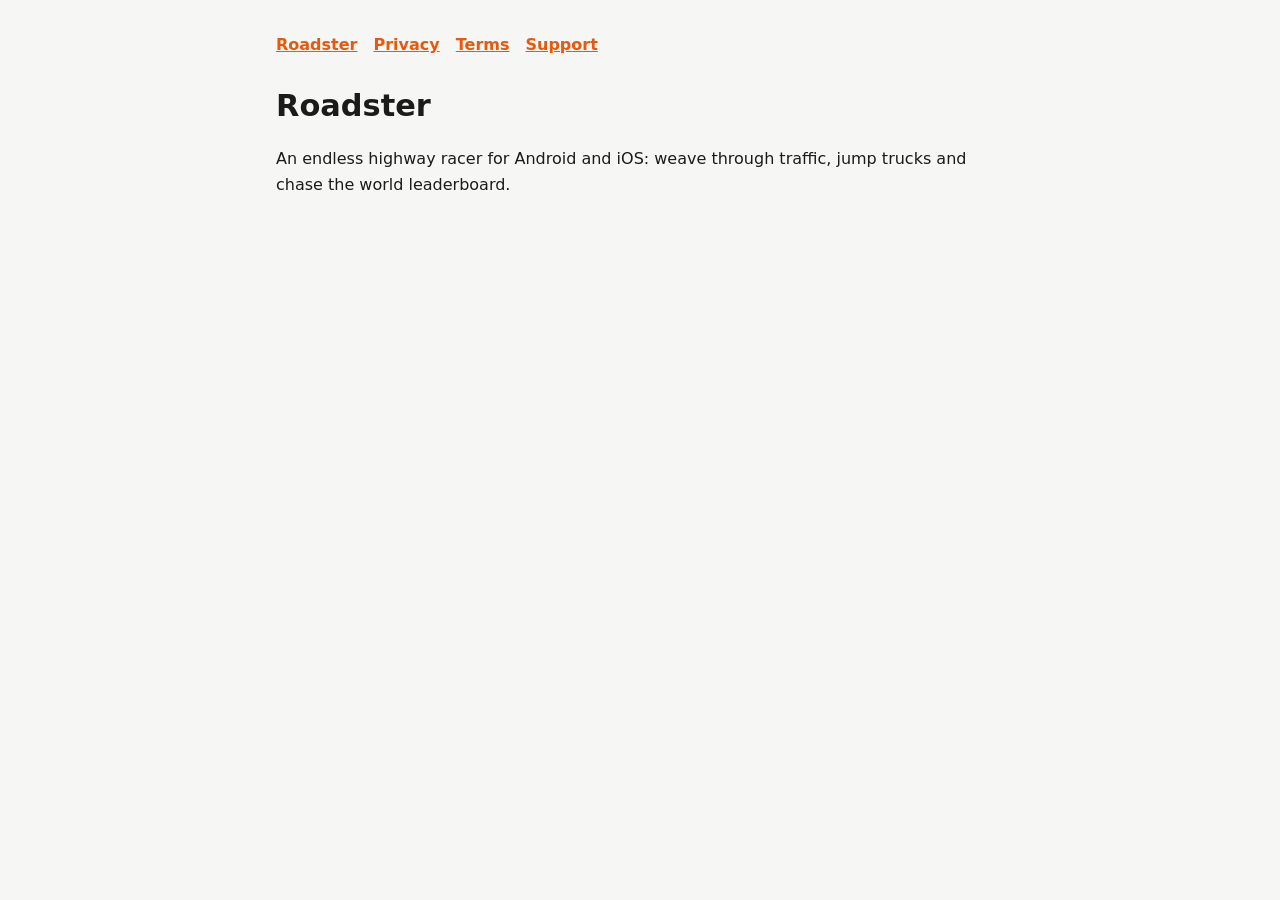
<file: index.html>
<!doctype html>
<html lang="en">
<head>
<meta charset="utf-8">
<title>Highway Roadster</title>
<meta http-equiv="refresh" content="0; url=roadster-supercar/">
<link rel="canonical" href="https://nukro0.github.io/roadster-supercar/">
</head>
<body><a href="roadster-supercar/">Highway Roadster</a></body>
</html>
</file>
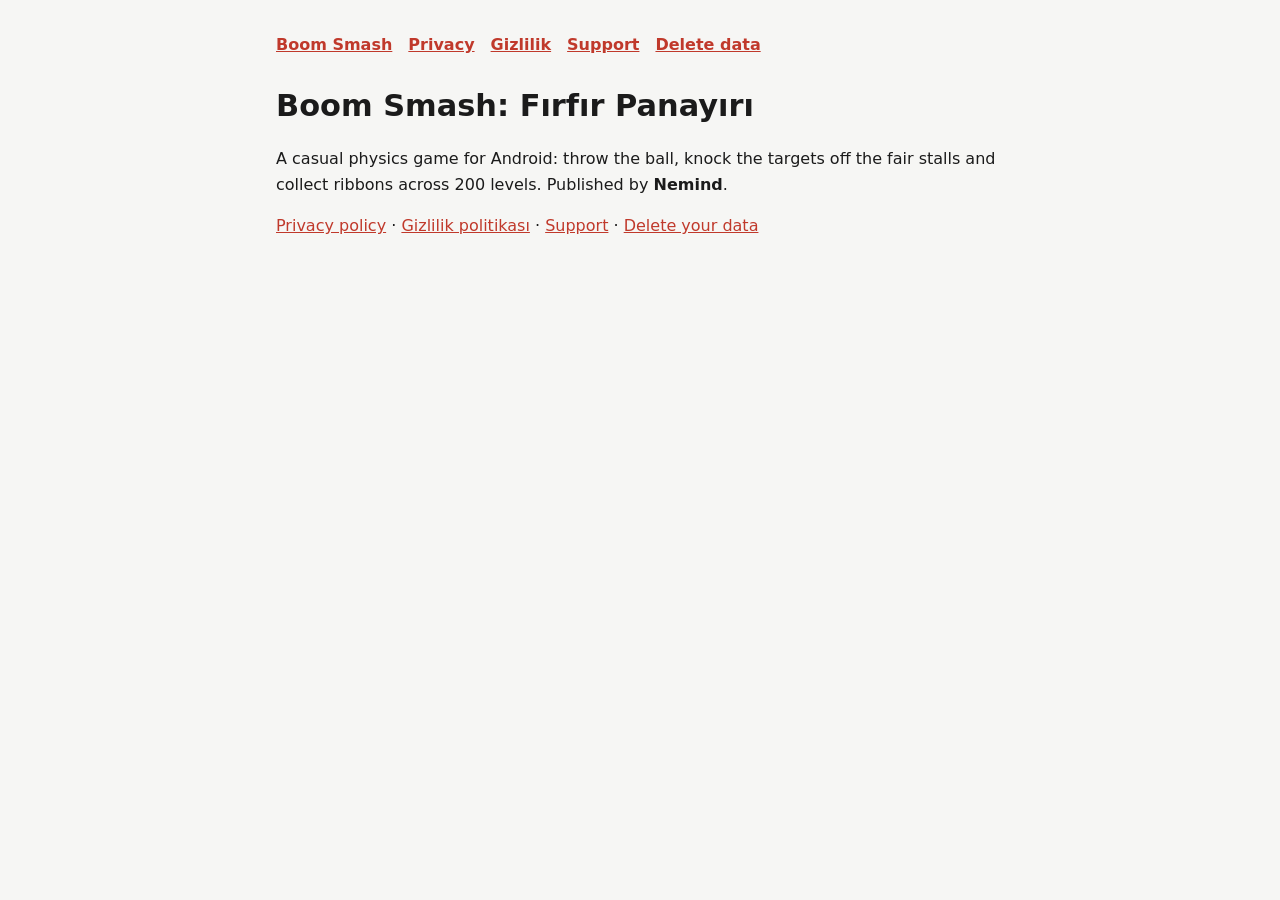
<file: boom-smash/index.html>
<!doctype html>
<html lang="en">
<head>
<meta charset="utf-8">
<meta name="viewport" content="width=device-width, initial-scale=1">
<title>Boom Smash: Fırfır Panayırı</title>
<link rel="stylesheet" href="style.css">
</head>
<body>
<main>
<nav><a href="index.html">Boom Smash</a><a href="privacy.html">Privacy</a><a href="privacy.html#tr">Gizlilik</a><a href="support.html">Support</a><a href="delete-data.html">Delete data</a></nav>
<h1>Boom Smash: Fırfır Panayırı</h1>
<p>A casual physics game for Android: throw the ball, knock the targets off the fair stalls and collect ribbons across 200 levels. Published by <strong>Nemind</strong>.</p>
<p><a href="privacy.html">Privacy policy</a> · <a href="privacy.html#tr">Gizlilik politikası</a> · <a href="support.html">Support</a> · <a href="delete-data.html">Delete your data</a></p>
</main>
</body>
</html>
</file>
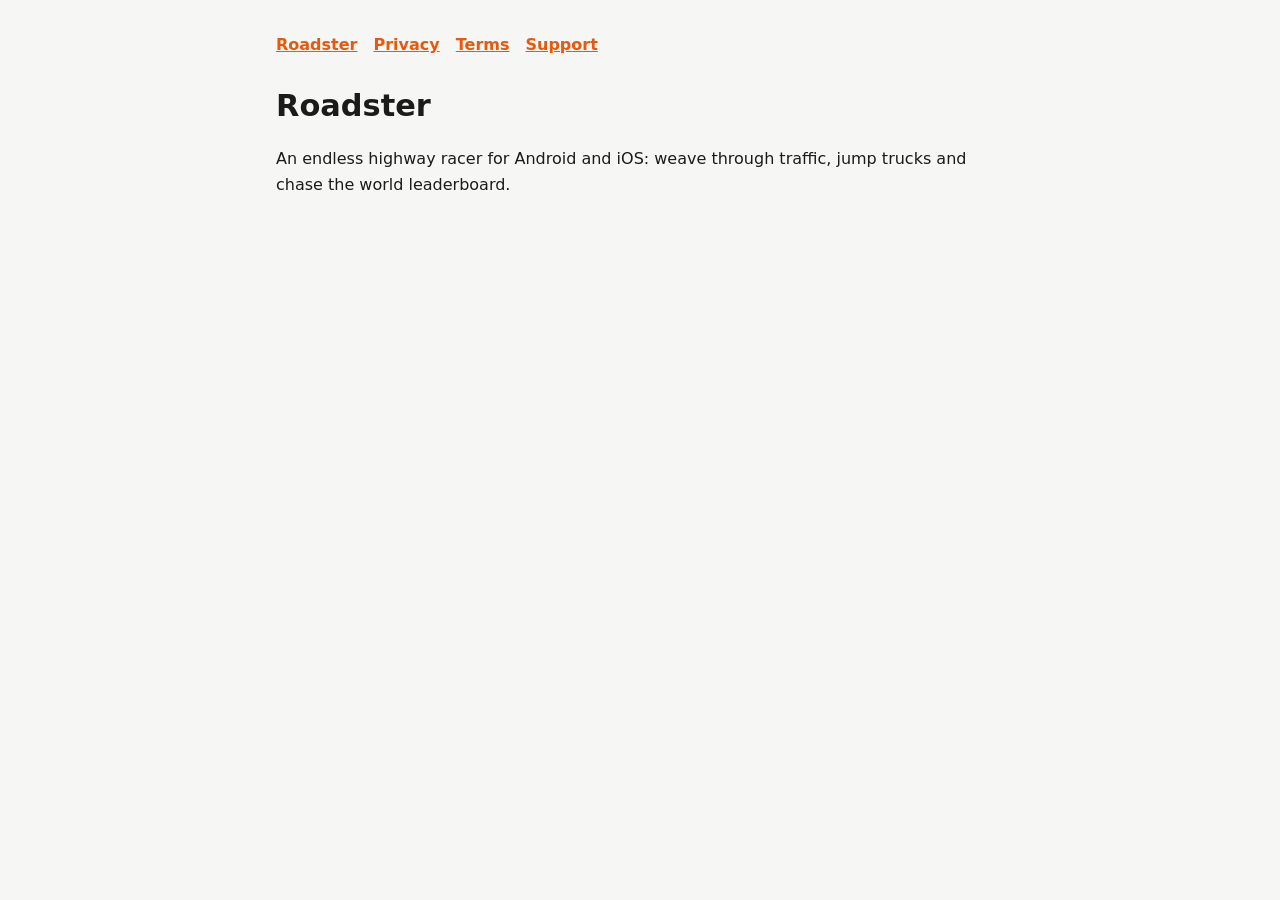
<file: roadster-supercar/index.html>
<!doctype html>
<html lang="en">
<head>
<meta charset="utf-8">
<meta name="viewport" content="width=device-width, initial-scale=1">
<title>Roadster</title>
<link rel="stylesheet" href="style.css">
</head>
<body>
<main>
<nav><a href="index.html">Roadster</a><a href="privacy.html">Privacy</a><a href="terms.html">Terms</a><a href="support.html">Support</a></nav>
<h1>Roadster</h1>
<p>An endless highway racer for Android and iOS: weave through traffic, jump trucks and chase the world leaderboard.</p>
</main>
</body>
</html>
</file>
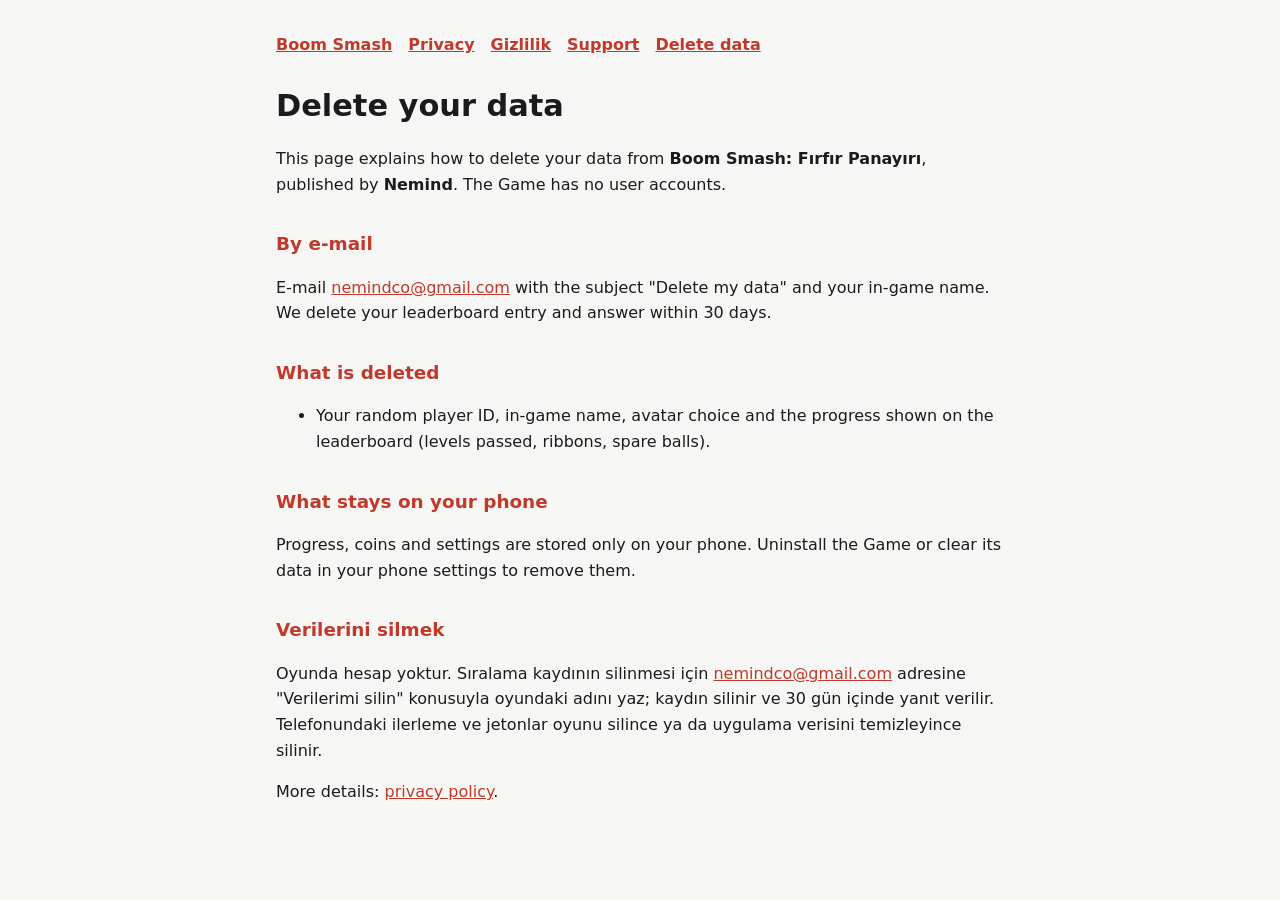
<file: boom-smash/delete-data.html>
<!doctype html>
<html lang="en">
<head>
<meta charset="utf-8">
<meta name="viewport" content="width=device-width, initial-scale=1">
<title>Delete Your Data – Boom Smash</title>
<link rel="stylesheet" href="style.css">
</head>
<body>
<main>
<nav><a href="index.html">Boom Smash</a><a href="privacy.html">Privacy</a><a href="privacy.html#tr">Gizlilik</a><a href="support.html">Support</a><a href="delete-data.html">Delete data</a></nav>
<h1>Delete your data</h1>
<p>This page explains how to delete your data from <strong>Boom Smash: Fırfır Panayırı</strong>, published by <strong>Nemind</strong>. The Game has no user accounts.</p>

<h2>By e-mail</h2>
<p>E-mail <a href="mailto:nemindco@gmail.com">nemindco@gmail.com</a> with the subject "Delete my data" and your in-game name. We delete your leaderboard entry and answer within 30 days.</p>

<h2>What is deleted</h2>
<ul>
<li>Your random player ID, in-game name, avatar choice and the progress shown on the leaderboard (levels passed, ribbons, spare balls).</li>
</ul>

<h2>What stays on your phone</h2>
<p>Progress, coins and settings are stored only on your phone. Uninstall the Game or clear its data in your phone settings to remove them.</p>

<h2 id="tr">Verilerini silmek</h2>
<p>Oyunda hesap yoktur. Sıralama kaydının silinmesi için <a href="mailto:nemindco@gmail.com">nemindco@gmail.com</a> adresine "Verilerimi silin" konusuyla oyundaki adını yaz; kaydın silinir ve 30 gün içinde yanıt verilir. Telefonundaki ilerleme ve jetonlar oyunu silince ya da uygulama verisini temizleyince silinir.</p>
<p>More details: <a href="privacy.html">privacy policy</a>.</p>
</main>
</body>
</html>
</file>
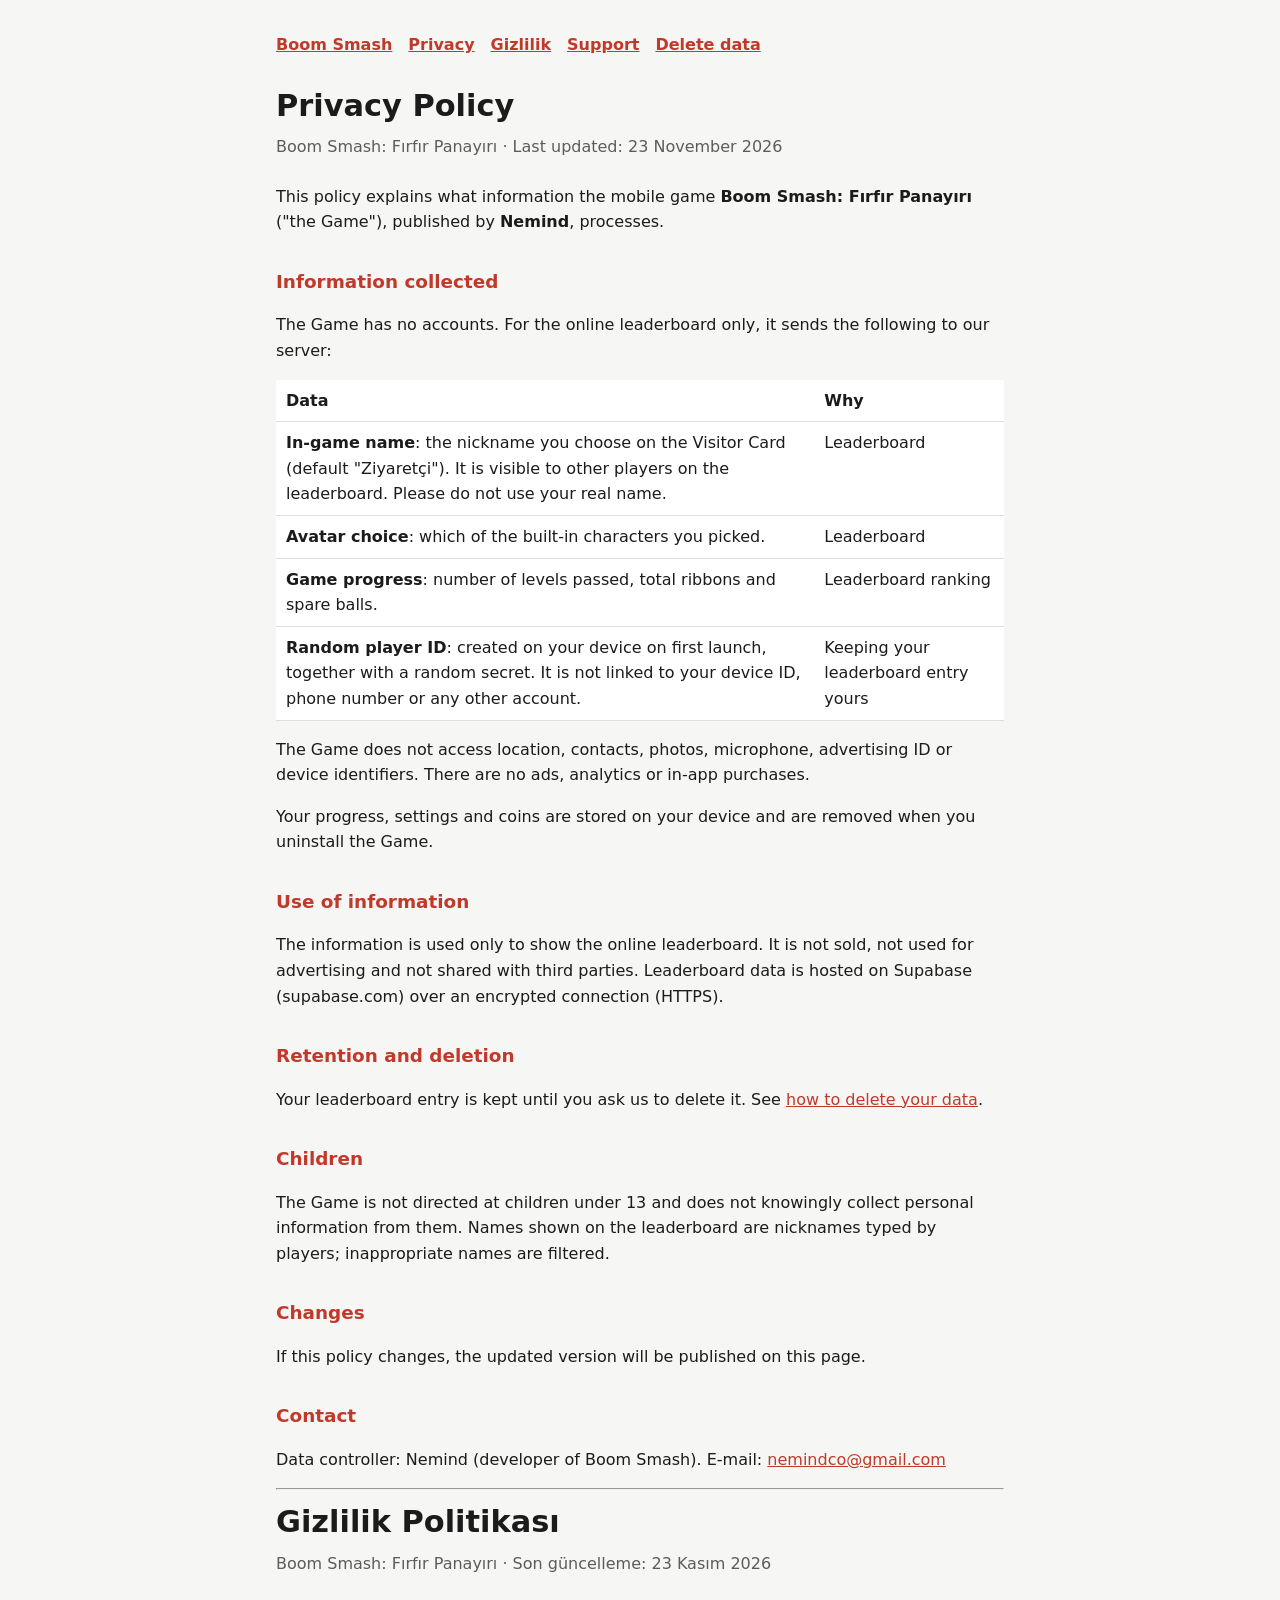
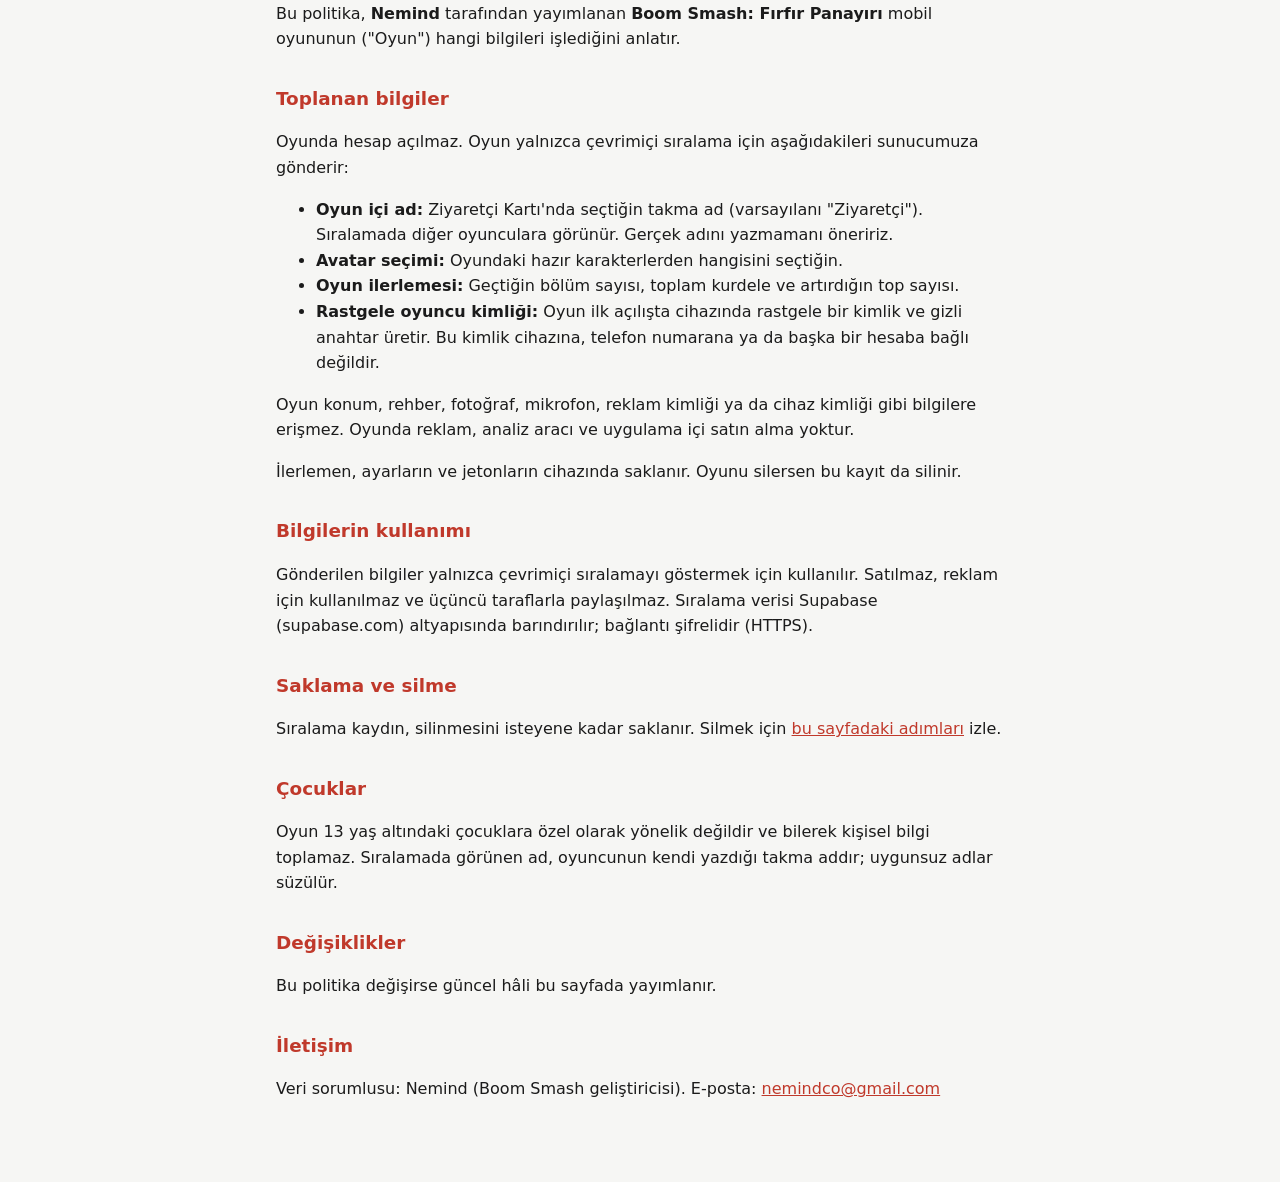
<file: boom-smash/privacy.html>
<!doctype html>
<html lang="en">
<head>
<meta charset="utf-8">
<meta name="viewport" content="width=device-width, initial-scale=1">
<title>Privacy Policy – Boom Smash</title>
<link rel="stylesheet" href="style.css">
</head>
<body>
<main>
<nav><a href="index.html">Boom Smash</a><a href="privacy.html">Privacy</a><a href="privacy.html#tr">Gizlilik</a><a href="support.html">Support</a><a href="delete-data.html">Delete data</a></nav>
<h1>Privacy Policy</h1>
<p class="meta">Boom Smash: Fırfır Panayırı · Last updated: 23 November 2026</p>
<p>This policy explains what information the mobile game <strong>Boom Smash: Fırfır Panayırı</strong> ("the Game"), published by <strong>Nemind</strong>, processes.</p>

<h2>Information collected</h2>
<p>The Game has no accounts. For the online leaderboard only, it sends the following to our server:</p>
<table>
<tr><th>Data</th><th>Why</th></tr>
<tr><td><strong>In-game name</strong>: the nickname you choose on the Visitor Card (default "Ziyaretçi"). It is visible to other players on the leaderboard. Please do not use your real name.</td><td>Leaderboard</td></tr>
<tr><td><strong>Avatar choice</strong>: which of the built-in characters you picked.</td><td>Leaderboard</td></tr>
<tr><td><strong>Game progress</strong>: number of levels passed, total ribbons and spare balls.</td><td>Leaderboard ranking</td></tr>
<tr><td><strong>Random player ID</strong>: created on your device on first launch, together with a random secret. It is not linked to your device ID, phone number or any other account.</td><td>Keeping your leaderboard entry yours</td></tr>
</table>
<p>The Game does not access location, contacts, photos, microphone, advertising ID or device identifiers. There are no ads, analytics or in-app purchases.</p>
<p>Your progress, settings and coins are stored on your device and are removed when you uninstall the Game.</p>

<h2>Use of information</h2>
<p>The information is used only to show the online leaderboard. It is not sold, not used for advertising and not shared with third parties. Leaderboard data is hosted on Supabase (supabase.com) over an encrypted connection (HTTPS).</p>

<h2>Retention and deletion</h2>
<p>Your leaderboard entry is kept until you ask us to delete it. See <a href="delete-data.html">how to delete your data</a>.</p>

<h2>Children</h2>
<p>The Game is not directed at children under 13 and does not knowingly collect personal information from them. Names shown on the leaderboard are nicknames typed by players; inappropriate names are filtered.</p>

<h2>Changes</h2>
<p>If this policy changes, the updated version will be published on this page.</p>

<h2>Contact</h2>
<p>Data controller: Nemind (developer of Boom Smash). E-mail: <a href="mailto:nemindco@gmail.com">nemindco@gmail.com</a></p>

<hr>
<h1 id="tr">Gizlilik Politikası</h1>
<p class="meta">Boom Smash: Fırfır Panayırı · Son güncelleme: 23 Kasım 2026</p>
<p>Bu politika, <strong>Nemind</strong> tarafından yayımlanan <strong>Boom Smash: Fırfır Panayırı</strong> mobil oyununun ("Oyun") hangi bilgileri işlediğini anlatır.</p>

<h2>Toplanan bilgiler</h2>
<p>Oyunda hesap açılmaz. Oyun yalnızca çevrimiçi sıralama için aşağıdakileri sunucumuza gönderir:</p>
<ul>
<li><strong>Oyun içi ad:</strong> Ziyaretçi Kartı'nda seçtiğin takma ad (varsayılanı "Ziyaretçi"). Sıralamada diğer oyunculara görünür. Gerçek adını yazmamanı öneririz.</li>
<li><strong>Avatar seçimi:</strong> Oyundaki hazır karakterlerden hangisini seçtiğin.</li>
<li><strong>Oyun ilerlemesi:</strong> Geçtiğin bölüm sayısı, toplam kurdele ve artırdığın top sayısı.</li>
<li><strong>Rastgele oyuncu kimliği:</strong> Oyun ilk açılışta cihazında rastgele bir kimlik ve gizli anahtar üretir. Bu kimlik cihazına, telefon numarana ya da başka bir hesaba bağlı değildir.</li>
</ul>
<p>Oyun konum, rehber, fotoğraf, mikrofon, reklam kimliği ya da cihaz kimliği gibi bilgilere erişmez. Oyunda reklam, analiz aracı ve uygulama içi satın alma yoktur.</p>
<p>İlerlemen, ayarların ve jetonların cihazında saklanır. Oyunu silersen bu kayıt da silinir.</p>

<h2>Bilgilerin kullanımı</h2>
<p>Gönderilen bilgiler yalnızca çevrimiçi sıralamayı göstermek için kullanılır. Satılmaz, reklam için kullanılmaz ve üçüncü taraflarla paylaşılmaz. Sıralama verisi Supabase (supabase.com) altyapısında barındırılır; bağlantı şifrelidir (HTTPS).</p>

<h2>Saklama ve silme</h2>
<p>Sıralama kaydın, silinmesini isteyene kadar saklanır. Silmek için <a href="delete-data.html#tr">bu sayfadaki adımları</a> izle.</p>

<h2>Çocuklar</h2>
<p>Oyun 13 yaş altındaki çocuklara özel olarak yönelik değildir ve bilerek kişisel bilgi toplamaz. Sıralamada görünen ad, oyuncunun kendi yazdığı takma addır; uygunsuz adlar süzülür.</p>

<h2>Değişiklikler</h2>
<p>Bu politika değişirse güncel hâli bu sayfada yayımlanır.</p>

<h2>İletişim</h2>
<p>Veri sorumlusu: Nemind (Boom Smash geliştiricisi). E-posta: <a href="mailto:nemindco@gmail.com">nemindco@gmail.com</a></p>
</main>
</body>
</html>
</file>
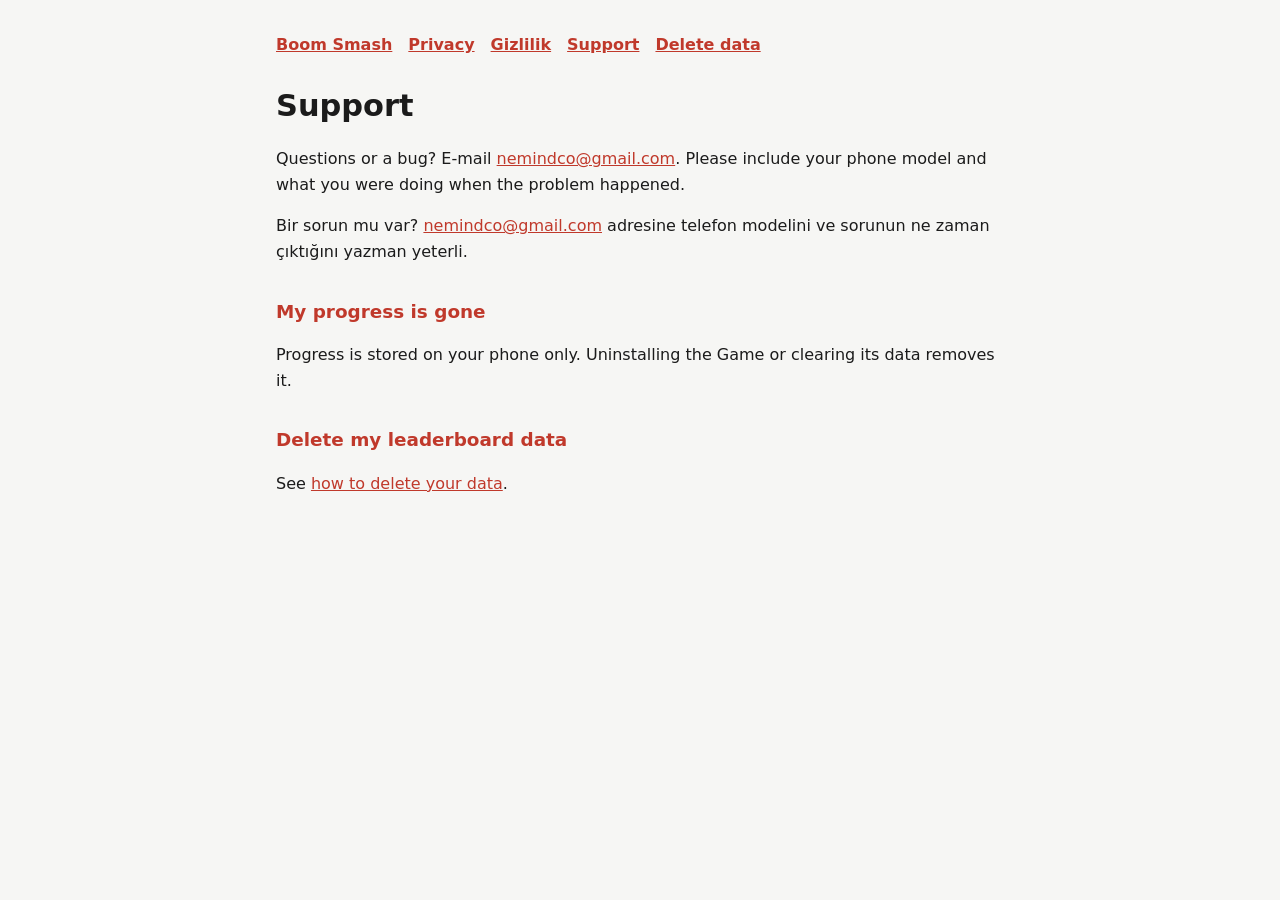
<file: boom-smash/support.html>
<!doctype html>
<html lang="en">
<head>
<meta charset="utf-8">
<meta name="viewport" content="width=device-width, initial-scale=1">
<title>Support – Boom Smash</title>
<link rel="stylesheet" href="style.css">
</head>
<body>
<main>
<nav><a href="index.html">Boom Smash</a><a href="privacy.html">Privacy</a><a href="privacy.html#tr">Gizlilik</a><a href="support.html">Support</a><a href="delete-data.html">Delete data</a></nav>
<h1>Support</h1>
<p>Questions or a bug? E-mail <a href="mailto:nemindco@gmail.com">nemindco@gmail.com</a>. Please include your phone model and what you were doing when the problem happened.</p>
<p>Bir sorun mu var? <a href="mailto:nemindco@gmail.com">nemindco@gmail.com</a> adresine telefon modelini ve sorunun ne zaman çıktığını yazman yeterli.</p>

<h2>My progress is gone</h2>
<p>Progress is stored on your phone only. Uninstalling the Game or clearing its data removes it.</p>

<h2>Delete my leaderboard data</h2>
<p>See <a href="delete-data.html">how to delete your data</a>.</p>
</main>
</body>
</html>
</file>
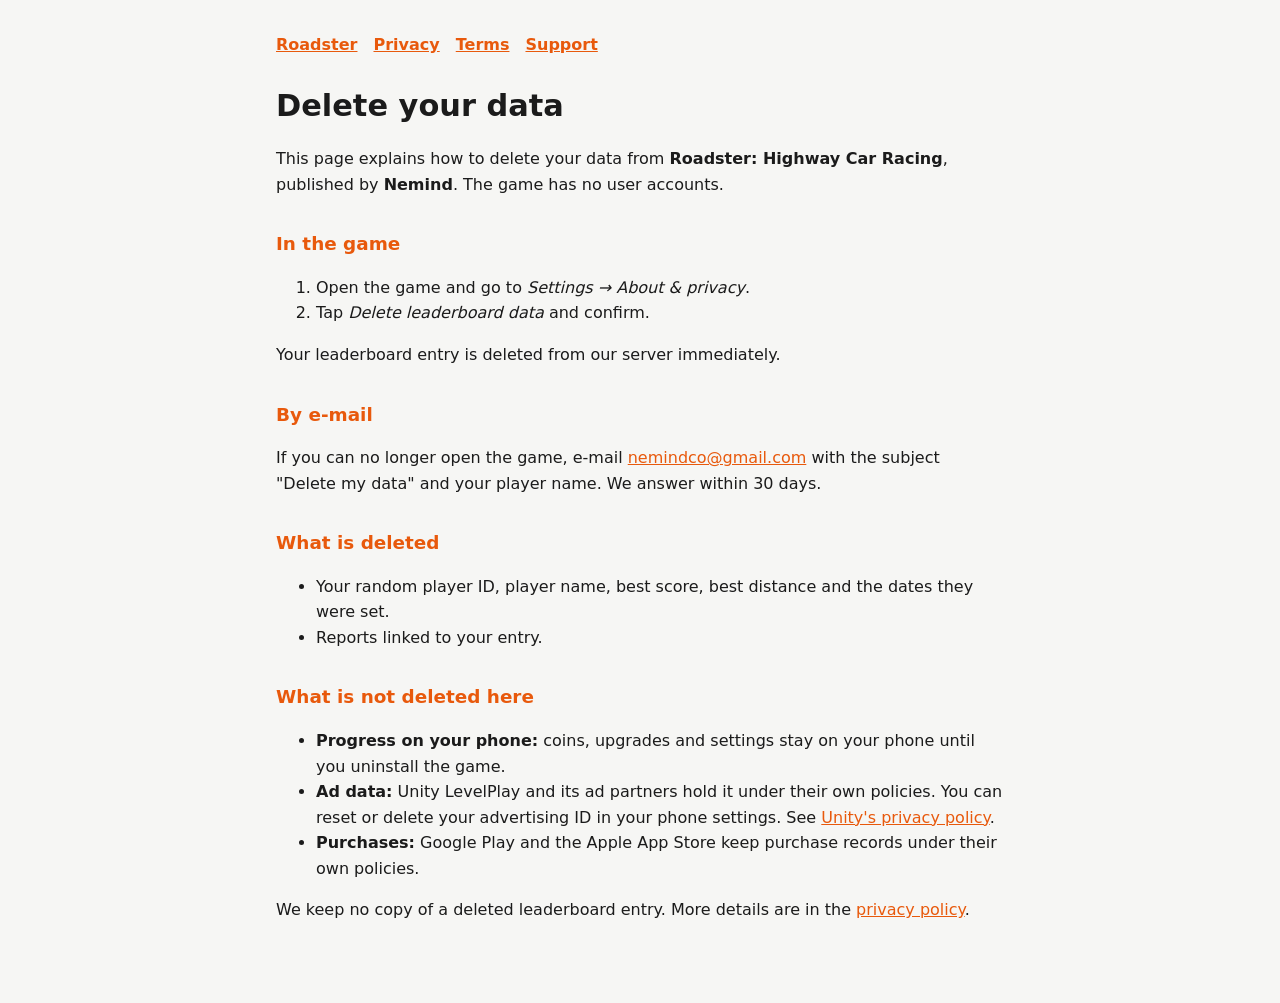
<file: roadster-supercar/delete-data.html>
<!doctype html>
<html lang="en">
<head>
<meta charset="utf-8">
<meta name="viewport" content="width=device-width, initial-scale=1">
<title>Delete Your Data – Roadster</title>
<link rel="stylesheet" href="style.css">
</head>
<body>
<main>
<nav><a href="index.html">Roadster</a><a href="privacy.html">Privacy</a><a href="terms.html">Terms</a><a href="support.html">Support</a></nav>
<h1>Delete your data</h1>
<p>This page explains how to delete your data from <strong>Roadster: Highway Car Racing</strong>, published by <strong>Nemind</strong>. The game has no user accounts.</p>

<h2>In the game</h2>
<ol>
<li>Open the game and go to <em>Settings → About &amp; privacy</em>.</li>
<li>Tap <em>Delete leaderboard data</em> and confirm.</li>
</ol>
<p>Your leaderboard entry is deleted from our server immediately.</p>

<h2>By e-mail</h2>
<p>If you can no longer open the game, e-mail <a href="mailto:nemindco@gmail.com">nemindco@gmail.com</a> with the subject "Delete my data" and your player name. We answer within 30 days.</p>

<h2>What is deleted</h2>
<ul>
<li>Your random player ID, player name, best score, best distance and the dates they were set.</li>
<li>Reports linked to your entry.</li>
</ul>

<h2>What is not deleted here</h2>
<ul>
<li><strong>Progress on your phone:</strong> coins, upgrades and settings stay on your phone until you uninstall the game.</li>
<li><strong>Ad data:</strong> Unity LevelPlay and its ad partners hold it under their own policies. You can reset or delete your advertising ID in your phone settings. See <a href="https://unity.com/legal/game-player-and-app-user-privacy-policy">Unity's privacy policy</a>.</li>
<li><strong>Purchases:</strong> Google Play and the Apple App Store keep purchase records under their own policies.</li>
</ul>
<p>We keep no copy of a deleted leaderboard entry. More details are in the <a href="privacy.html">privacy policy</a>.</p>
</main>
</body>
</html>
</file>
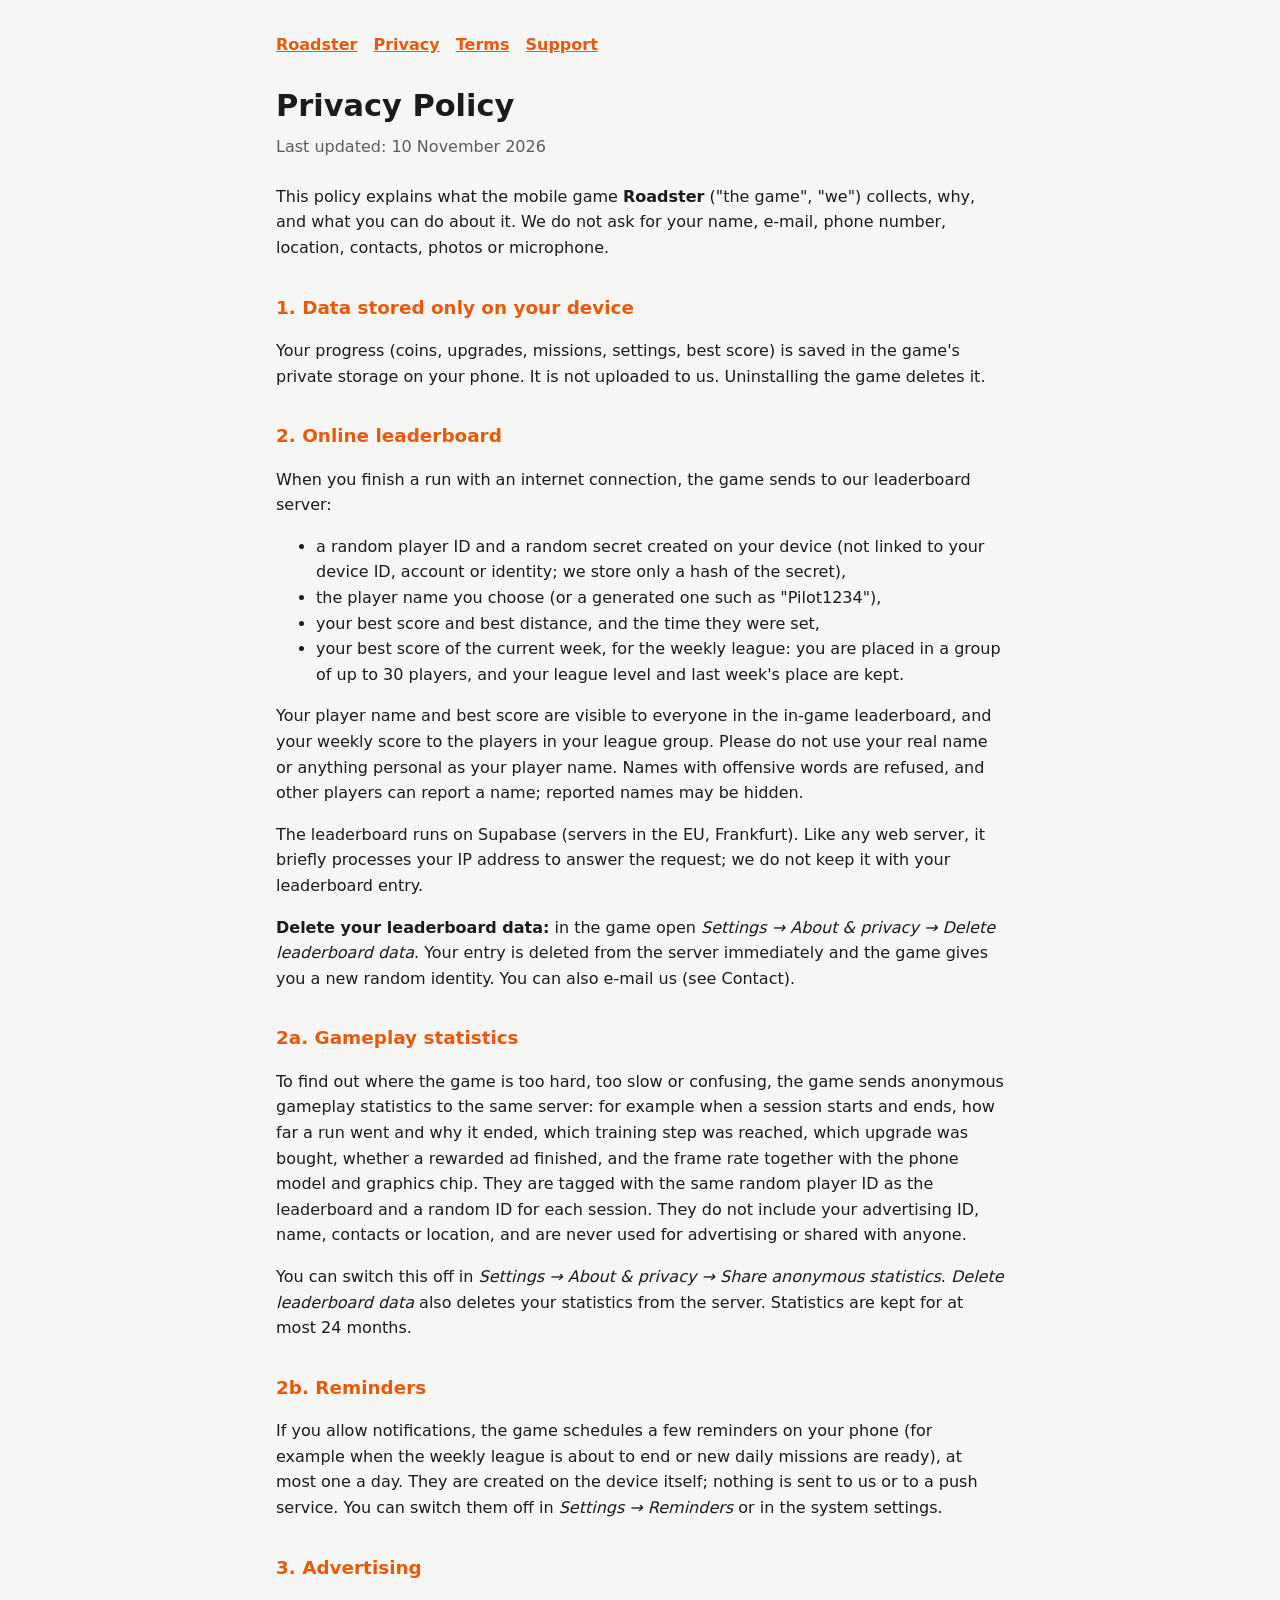
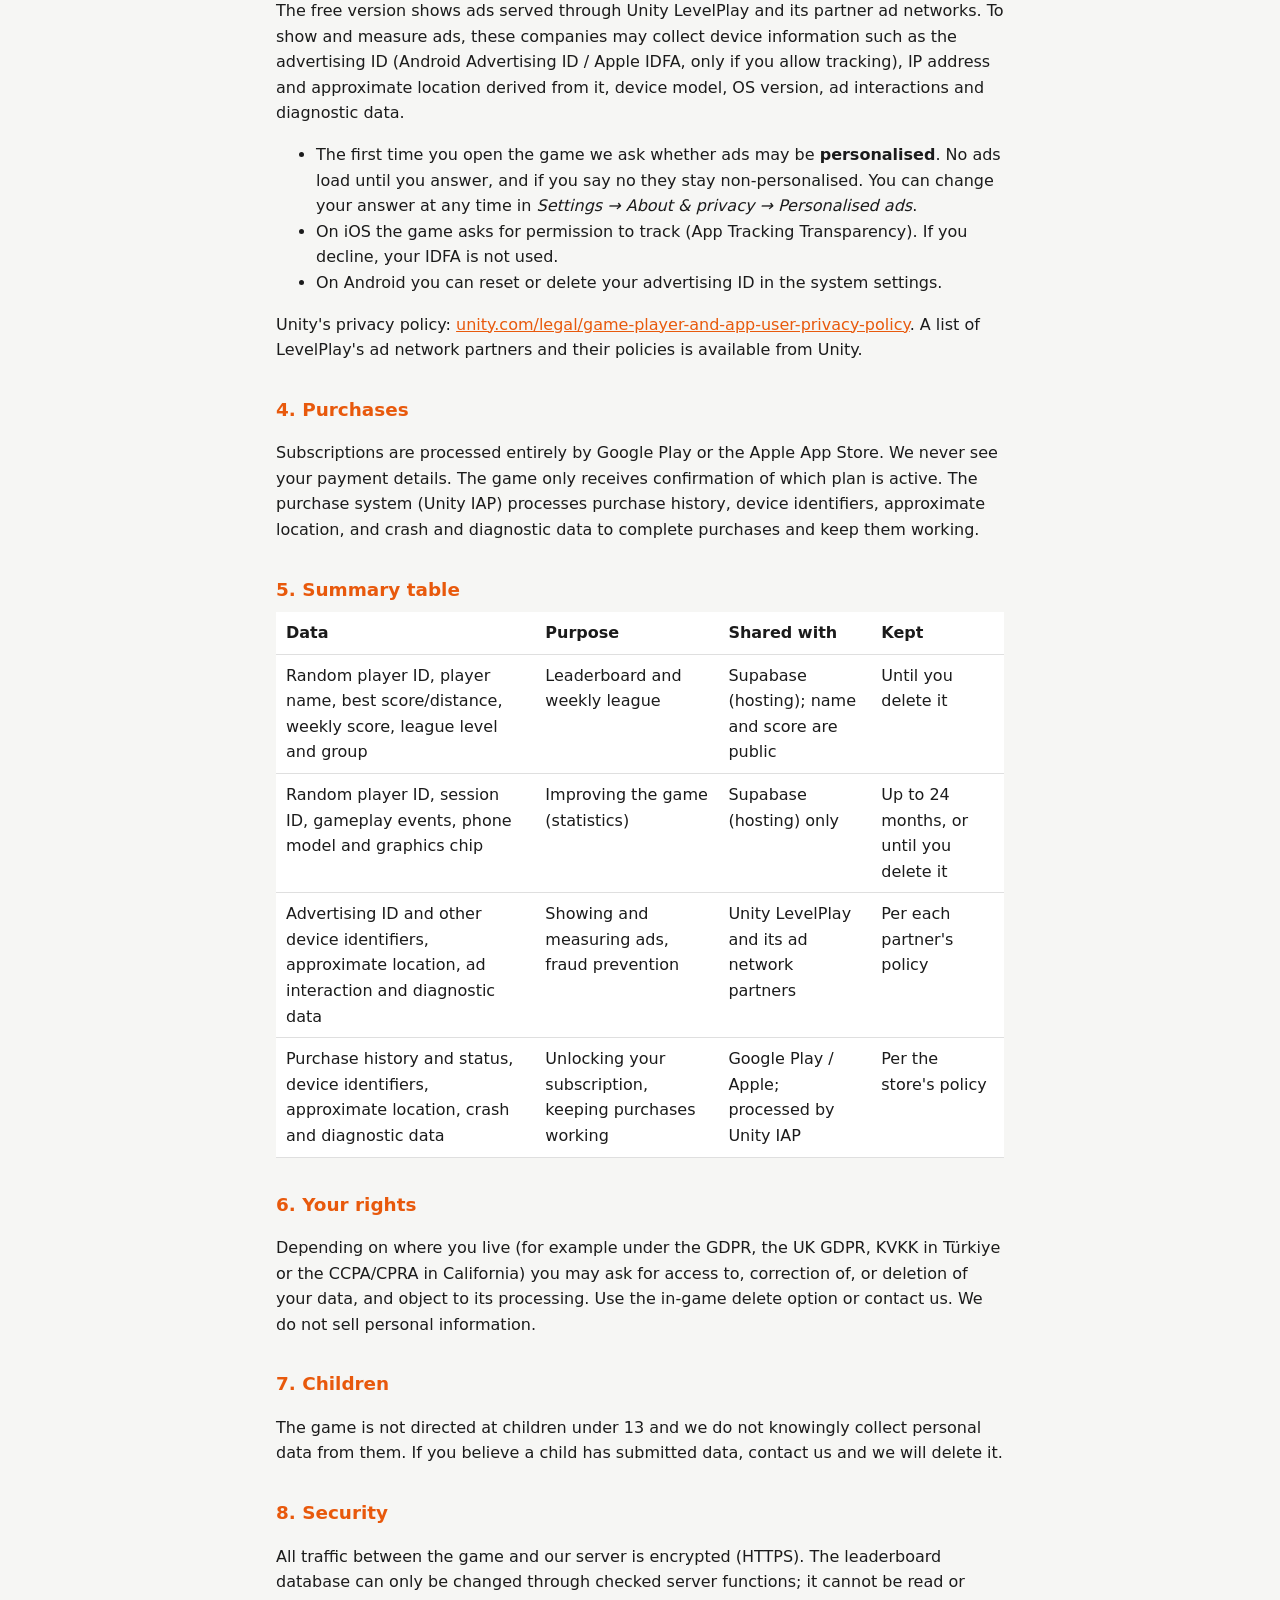
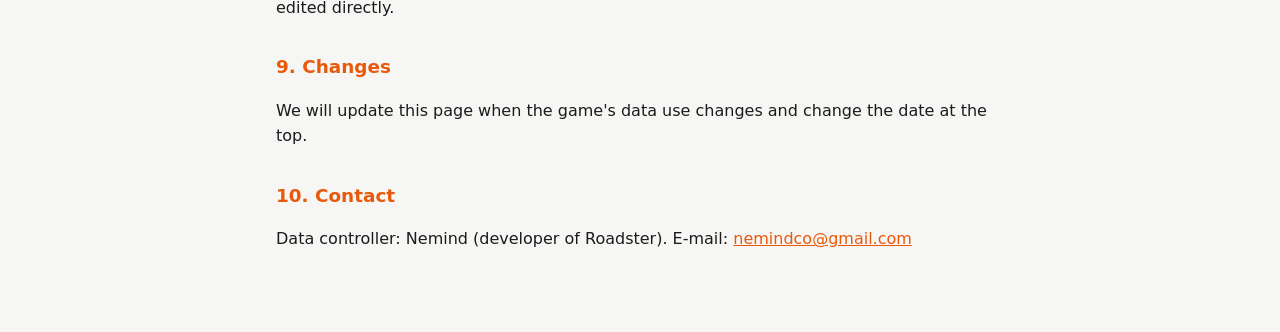
<file: roadster-supercar/privacy.html>
<!doctype html>
<html lang="en">
<head>
<meta charset="utf-8">
<meta name="viewport" content="width=device-width, initial-scale=1">
<title>Privacy Policy – Roadster</title>
<link rel="stylesheet" href="style.css">
</head>
<body>
<main>
<nav><a href="index.html">Roadster</a><a href="privacy.html">Privacy</a><a href="terms.html">Terms</a><a href="support.html">Support</a></nav>
<h1>Privacy Policy</h1>
<p class="meta">Last updated: 10 November 2026</p>

<p>This policy explains what the mobile game <strong>Roadster</strong> ("the game", "we") collects, why, and what you can do about it. We do not ask for your name, e-mail, phone number, location, contacts, photos or microphone.</p>

<h2>1. Data stored only on your device</h2>
<p>Your progress (coins, upgrades, missions, settings, best score) is saved in the game's private storage on your phone. It is not uploaded to us. Uninstalling the game deletes it.</p>

<h2>2. Online leaderboard</h2>
<p>When you finish a run with an internet connection, the game sends to our leaderboard server:</p>
<ul>
<li>a random player ID and a random secret created on your device (not linked to your device ID, account or identity; we store only a hash of the secret),</li>
<li>the player name you choose (or a generated one such as "Pilot1234"),</li>
<li>your best score and best distance, and the time they were set,</li>
<li>your best score of the current week, for the weekly league: you are placed in a group of up to 30 players, and your league level and last week's place are kept.</li>
</ul>
<p>Your player name and best score are visible to everyone in the in-game leaderboard, and your weekly score to the players in your league group. Please do not use your real name or anything personal as your player name. Names with offensive words are refused, and other players can report a name; reported names may be hidden.</p>
<p>The leaderboard runs on Supabase (servers in the EU, Frankfurt). Like any web server, it briefly processes your IP address to answer the request; we do not keep it with your leaderboard entry.</p>
<p><strong>Delete your leaderboard data:</strong> in the game open <em>Settings → About &amp; privacy → Delete leaderboard data</em>. Your entry is deleted from the server immediately and the game gives you a new random identity. You can also e-mail us (see Contact).</p>

<h2>2a. Gameplay statistics</h2>
<p>To find out where the game is too hard, too slow or confusing, the game sends anonymous gameplay statistics to the same server: for example when a session starts and ends, how far a run went and why it ended, which training step was reached, which upgrade was bought, whether a rewarded ad finished, and the frame rate together with the phone model and graphics chip. They are tagged with the same random player ID as the leaderboard and a random ID for each session. They do not include your advertising ID, name, contacts or location, and are never used for advertising or shared with anyone.</p>
<p>You can switch this off in <em>Settings → About &amp; privacy → Share anonymous statistics</em>. <em>Delete leaderboard data</em> also deletes your statistics from the server. Statistics are kept for at most 24 months.</p>

<h2>2b. Reminders</h2>
<p>If you allow notifications, the game schedules a few reminders on your phone (for example when the weekly league is about to end or new daily missions are ready), at most one a day. They are created on the device itself; nothing is sent to us or to a push service. You can switch them off in <em>Settings → Reminders</em> or in the system settings.</p>

<h2>3. Advertising</h2>
<p>The free version shows ads served through Unity LevelPlay and its partner ad networks. To show and measure ads, these companies may collect device information such as the advertising ID (Android Advertising ID / Apple IDFA, only if you allow tracking), IP address and approximate location derived from it, device model, OS version, ad interactions and diagnostic data.</p>
<ul>
<li>The first time you open the game we ask whether ads may be <strong>personalised</strong>. No ads load until you answer, and if you say no they stay non-personalised. You can change your answer at any time in <em>Settings → About &amp; privacy → Personalised ads</em>.</li>
<li>On iOS the game asks for permission to track (App Tracking Transparency). If you decline, your IDFA is not used.</li>
<li>On Android you can reset or delete your advertising ID in the system settings.</li>
</ul>
<p>Unity's privacy policy: <a href="https://unity.com/legal/game-player-and-app-user-privacy-policy">unity.com/legal/game-player-and-app-user-privacy-policy</a>. A list of LevelPlay's ad network partners and their policies is available from Unity.</p>

<h2>4. Purchases</h2>
<p>Subscriptions are processed entirely by Google Play or the Apple App Store. We never see your payment details. The game only receives confirmation of which plan is active. The purchase system (Unity IAP) processes purchase history, device identifiers, approximate location, and crash and diagnostic data to complete purchases and keep them working.</p>

<h2>5. Summary table</h2>
<table>
<tr><th>Data</th><th>Purpose</th><th>Shared with</th><th>Kept</th></tr>
<tr><td>Random player ID, player name, best score/distance, weekly score, league level and group</td><td>Leaderboard and weekly league</td><td>Supabase (hosting); name and score are public</td><td>Until you delete it</td></tr>
<tr><td>Random player ID, session ID, gameplay events, phone model and graphics chip</td><td>Improving the game (statistics)</td><td>Supabase (hosting) only</td><td>Up to 24 months, or until you delete it</td></tr>
<tr><td>Advertising ID and other device identifiers, approximate location, ad interaction and diagnostic data</td><td>Showing and measuring ads, fraud prevention</td><td>Unity LevelPlay and its ad network partners</td><td>Per each partner's policy</td></tr>
<tr><td>Purchase history and status, device identifiers, approximate location, crash and diagnostic data</td><td>Unlocking your subscription, keeping purchases working</td><td>Google Play / Apple; processed by Unity IAP</td><td>Per the store's policy</td></tr>
</table>

<h2>6. Your rights</h2>
<p>Depending on where you live (for example under the GDPR, the UK GDPR, KVKK in Türkiye or the CCPA/CPRA in California) you may ask for access to, correction of, or deletion of your data, and object to its processing. Use the in-game delete option or contact us. We do not sell personal information.</p>

<h2>7. Children</h2>
<p>The game is not directed at children under 13 and we do not knowingly collect personal data from them. If you believe a child has submitted data, contact us and we will delete it.</p>

<h2>8. Security</h2>
<p>All traffic between the game and our server is encrypted (HTTPS). The leaderboard database can only be changed through checked server functions; it cannot be read or edited directly.</p>

<h2>9. Changes</h2>
<p>We will update this page when the game's data use changes and change the date at the top.</p>

<h2>10. Contact</h2>
<p>Data controller: Nemind (developer of Roadster). E-mail: <a href="mailto:nemindco@gmail.com">nemindco@gmail.com</a></p>
</main>
</body>
</html>
</file>
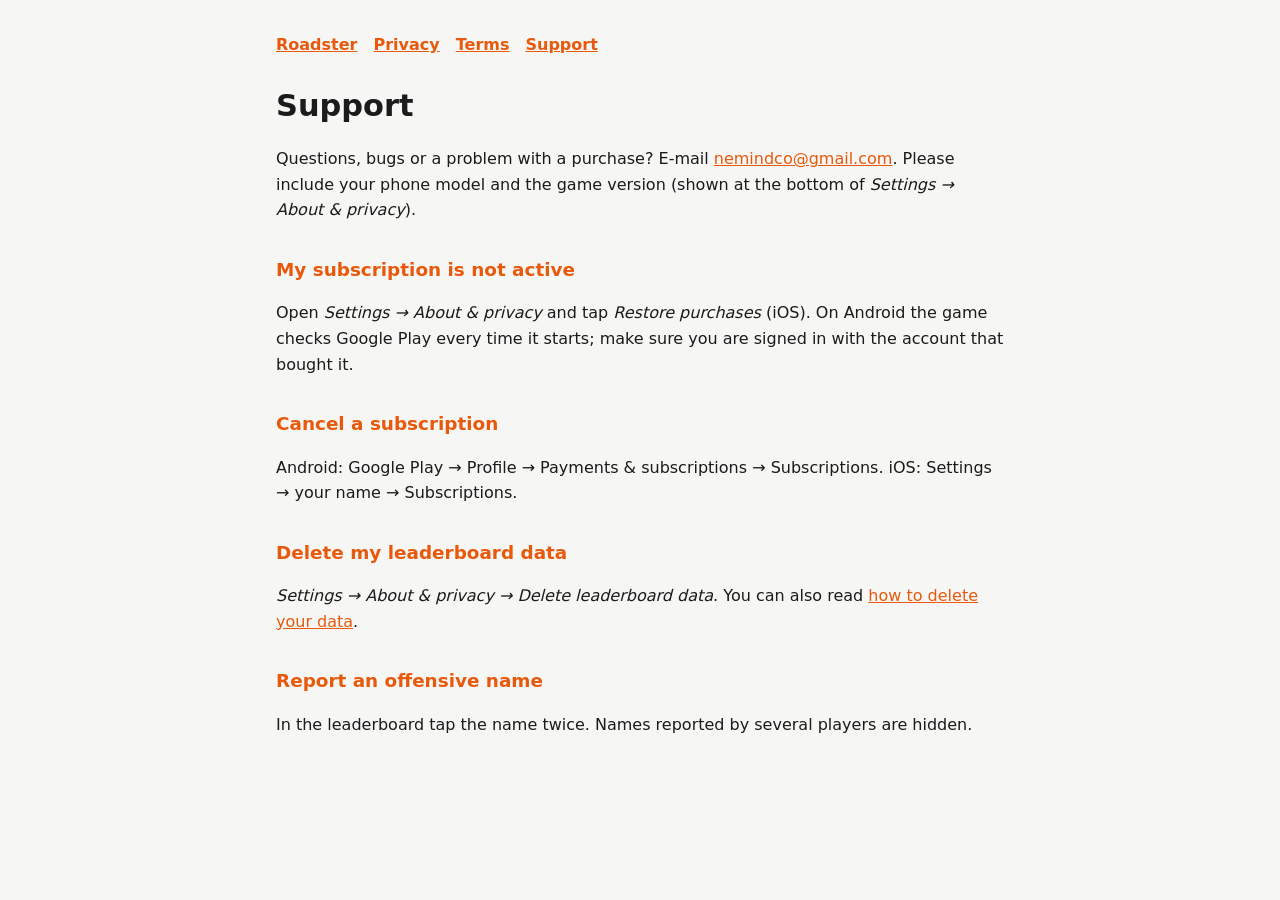
<file: roadster-supercar/support.html>
<!doctype html>
<html lang="en">
<head>
<meta charset="utf-8">
<meta name="viewport" content="width=device-width, initial-scale=1">
<title>Support – Roadster</title>
<link rel="stylesheet" href="style.css">
</head>
<body>
<main>
<nav><a href="index.html">Roadster</a><a href="privacy.html">Privacy</a><a href="terms.html">Terms</a><a href="support.html">Support</a></nav>
<h1>Support</h1>
<p>Questions, bugs or a problem with a purchase? E-mail <a href="mailto:nemindco@gmail.com">nemindco@gmail.com</a>. Please include your phone model and the game version (shown at the bottom of <em>Settings → About &amp; privacy</em>).</p>

<h2>My subscription is not active</h2>
<p>Open <em>Settings → About &amp; privacy</em> and tap <em>Restore purchases</em> (iOS). On Android the game checks Google Play every time it starts; make sure you are signed in with the account that bought it.</p>

<h2>Cancel a subscription</h2>
<p>Android: Google Play → Profile → Payments &amp; subscriptions → Subscriptions. iOS: Settings → your name → Subscriptions.</p>

<h2>Delete my leaderboard data</h2>
<p><em>Settings → About &amp; privacy → Delete leaderboard data</em>. You can also read <a href="delete-data.html">how to delete your data</a>.</p>

<h2>Report an offensive name</h2>
<p>In the leaderboard tap the name twice. Names reported by several players are hidden.</p>
</main>
</body>
</html>
</file>
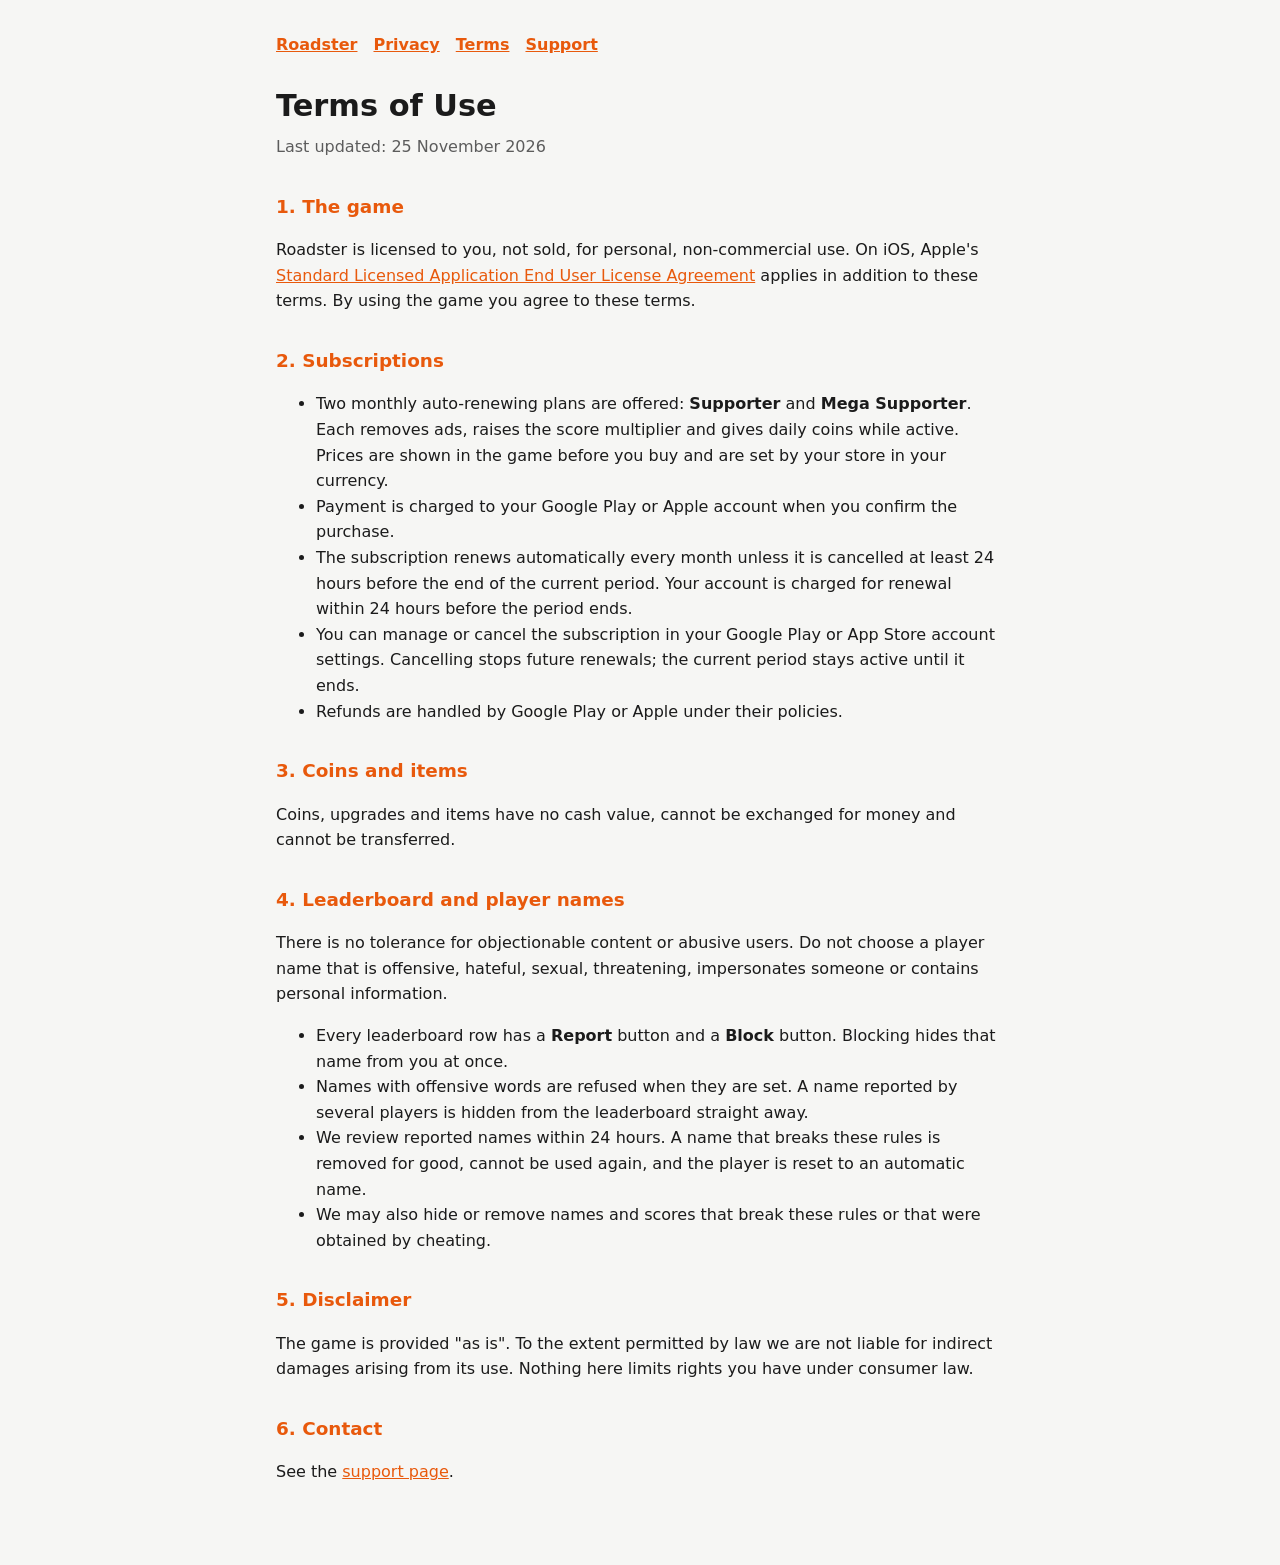
<file: roadster-supercar/terms.html>
<!doctype html>
<html lang="en">
<head>
<meta charset="utf-8">
<meta name="viewport" content="width=device-width, initial-scale=1">
<title>Terms of Use – Roadster</title>
<link rel="stylesheet" href="style.css">
</head>
<body>
<main>
<nav><a href="index.html">Roadster</a><a href="privacy.html">Privacy</a><a href="terms.html">Terms</a><a href="support.html">Support</a></nav>
<h1>Terms of Use</h1>
<p class="meta">Last updated: 25 November 2026</p>

<h2>1. The game</h2>
<p>Roadster is licensed to you, not sold, for personal, non-commercial use. On iOS, Apple's <a href="https://www.apple.com/legal/internet-services/itunes/dev/stdeula/">Standard Licensed Application End User License Agreement</a> applies in addition to these terms. By using the game you agree to these terms.</p>

<h2>2. Subscriptions</h2>
<ul>
<li>Two monthly auto-renewing plans are offered: <strong>Supporter</strong> and <strong>Mega Supporter</strong>. Each removes ads, raises the score multiplier and gives daily coins while active. Prices are shown in the game before you buy and are set by your store in your currency.</li>
<li>Payment is charged to your Google Play or Apple account when you confirm the purchase.</li>
<li>The subscription renews automatically every month unless it is cancelled at least 24 hours before the end of the current period. Your account is charged for renewal within 24 hours before the period ends.</li>
<li>You can manage or cancel the subscription in your Google Play or App Store account settings. Cancelling stops future renewals; the current period stays active until it ends.</li>
<li>Refunds are handled by Google Play or Apple under their policies.</li>
</ul>

<h2>3. Coins and items</h2>
<p>Coins, upgrades and items have no cash value, cannot be exchanged for money and cannot be transferred.</p>

<h2>4. Leaderboard and player names</h2>
<p>There is no tolerance for objectionable content or abusive users. Do not choose a player name that is offensive, hateful, sexual, threatening, impersonates someone or contains personal information.</p>
<ul>
<li>Every leaderboard row has a <strong>Report</strong> button and a <strong>Block</strong> button. Blocking hides that name from you at once.</li>
<li>Names with offensive words are refused when they are set. A name reported by several players is hidden from the leaderboard straight away.</li>
<li>We review reported names within 24 hours. A name that breaks these rules is removed for good, cannot be used again, and the player is reset to an automatic name.</li>
<li>We may also hide or remove names and scores that break these rules or that were obtained by cheating.</li>
</ul>

<h2>5. Disclaimer</h2>
<p>The game is provided "as is". To the extent permitted by law we are not liable for indirect damages arising from its use. Nothing here limits rights you have under consumer law.</p>

<h2>6. Contact</h2>
<p>See the <a href="support.html">support page</a>.</p>
</main>
</body>
</html>
</file>
<file: boom-smash/style.css>
:root { color-scheme: light dark; --bg: #f6f6f4; --text: #1b1b1b; --dim: #5c5c5c; --accent: #c0392b; --card: #ffffff; }
@media (prefers-color-scheme: dark) { :root { --bg: #111214; --text: #ececec; --dim: #a0a0a0; --accent: #ff7a6b; --card: #1b1c1f; } }
* { box-sizing: border-box; }
body { margin: 0; background: var(--bg); color: var(--text); font: 16px/1.6 system-ui, -apple-system, "Segoe UI", Roboto, sans-serif; }
main { max-width: 760px; margin: 0 auto; padding: 32px 16px 64px; }
h1 { font-size: 1.9rem; margin: 0 0 4px; }
h2 { font-size: 1.15rem; margin: 2rem 0 .5rem; color: var(--accent); }
p.meta { color: var(--dim); margin: 0 0 1.5rem; }
a { color: var(--accent); }
nav { display: flex; gap: 16px; flex-wrap: wrap; margin-bottom: 24px; font-weight: 600; }
table { width: 100%; border-collapse: collapse; background: var(--card); }
th, td { text-align: left; padding: 8px 10px; border-bottom: 1px solid rgba(127,127,127,.25); vertical-align: top; }
</file>
<file: roadster-supercar/style.css>
:root { color-scheme: light dark; --bg: #f6f6f4; --text: #1b1b1b; --dim: #5c5c5c; --accent: #e8590c; --card: #ffffff; }
@media (prefers-color-scheme: dark) { :root { --bg: #111214; --text: #ececec; --dim: #a0a0a0; --accent: #ff7a2f; --card: #1b1c1f; } }
* { box-sizing: border-box; }
body { margin: 0; background: var(--bg); color: var(--text); font: 16px/1.6 system-ui, -apple-system, "Segoe UI", Roboto, sans-serif; }
main { max-width: 760px; margin: 0 auto; padding: 32px 16px 64px; }
h1 { font-size: 1.9rem; margin: 0 0 4px; }
h2 { font-size: 1.15rem; margin: 2rem 0 .5rem; color: var(--accent); }
p.meta { color: var(--dim); margin: 0 0 1.5rem; }
a { color: var(--accent); }
nav { display: flex; gap: 16px; flex-wrap: wrap; margin-bottom: 24px; font-weight: 600; }
table { width: 100%; border-collapse: collapse; background: var(--card); }
th, td { text-align: left; padding: 8px 10px; border-bottom: 1px solid rgba(127,127,127,.25); vertical-align: top; }
</file>
